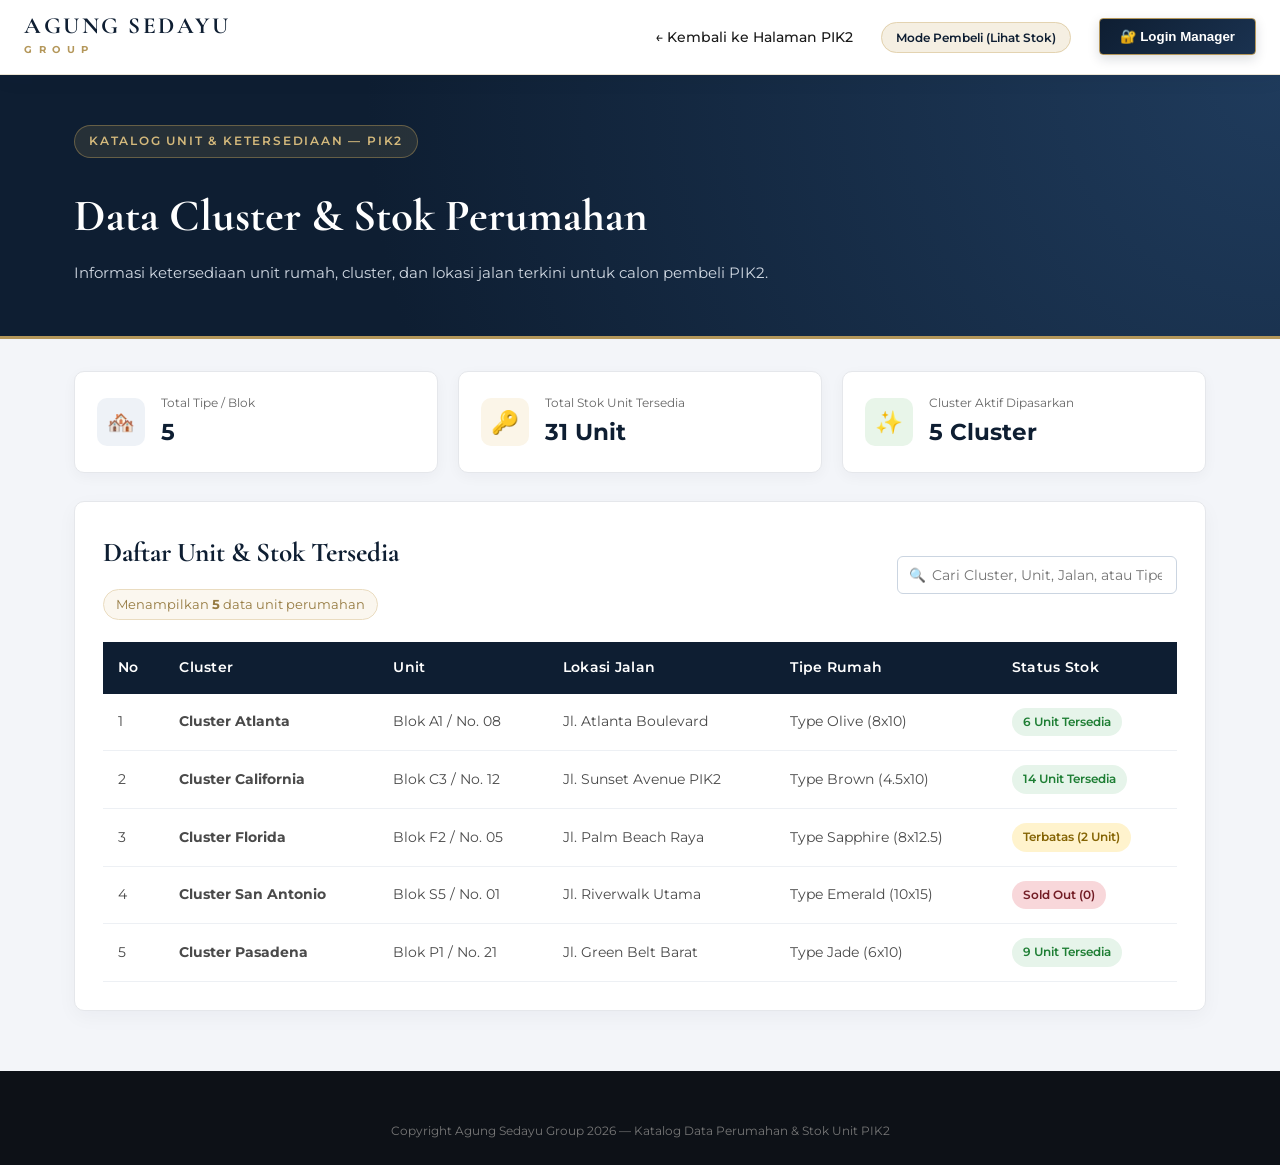
<file: Project/perumahan.html>
<!DOCTYPE html>
<html lang="id">
<head>
    <meta charset="UTF-8">
    <meta name="viewport" content="width=device-width, initial-scale=1.0">
    <title>Data Perumahan &amp; Stok Unit PIK2 | Agung Sedayu Group</title>
    <link rel="stylesheet" href="style.css">
    <link href="https://fonts.googleapis.com/css2?family=Montserrat:wght@300;400;500;600;700&family=Cormorant+Garamond:wght@600;700&display=swap" rel="stylesheet">
</head>
<body class="portal-body">

    <!-- Navbar -->
    <header class="asg-navbar">
        <div class="nav-container">
            <a href="index.html" class="asg-logo">
                <span class="logo-top">AGUNG SEDAYU</span>
                <span class="logo-bottom">GROUP</span>
            </a>

            <nav class="asg-menu">
                <ul>
                    <li><a href="index.html">← Kembali ke Halaman PIK2</a></li>
                    <li><span id="roleStatusBadge" class="user-badge">Mode Pembeli (Lihat Stok)</span></li>
                    <li>
                        <button id="btnOpenLogin" onclick="bukaModalLogin()" class="nav-portal-btn" style="cursor:pointer;">🔐 Login Manager</button>
                        <button id="btnLogoutManager" onclick="logoutManager()" class="btn-logout" style="display:none;">Logout Manager</button>
                    </li>
                </ul>
            </nav>
        </div>
    </header>

    <!-- Header Portal -->
    <section class="portal-header">
        <div class="container">
            <span class="hero-pill" id="portalGoldLabel">KATALOG UNIT &amp; KETERSEDIAAN — PIK2</span>
            <h1 id="portalMainHeading">Data Cluster &amp; Stok Perumahan</h1>
            <p id="portalSubHeading">Informasi ketersediaan unit rumah, cluster, dan lokasi jalan terkini untuk calon pembeli PIK2.</p>
        </div>
    </section>

    <!-- Konten Utama -->
    <main class="container portal-main">

        <!-- 3 Kartu Ringkasan Statistik Stok -->
        <div class="stats-summary-grid">
            <div class="stat-box">
                <div class="stat-icon navy">🏘️</div>
                <div>
                    <span class="stat-label">Total Tipe / Blok</span>
                    <h3 id="statTotalBlok">0</h3>
                </div>
            </div>
            <div class="stat-box">
                <div class="stat-icon gold">🔑</div>
                <div>
                    <span class="stat-label">Total Stok Unit Tersedia</span>
                    <h3 id="statTotalStok">0 Unit</h3>
                </div>
            </div>
            <div class="stat-box">
                <div class="stat-icon green">✨</div>
                <div>
                    <span class="stat-label">Cluster Aktif Dipasarkan</span>
                    <h3 id="statTotalCluster">0 Cluster</h3>
                </div>
            </div>
        </div>

        <div class="portal-grid" id="perumahanGridLayout" style="grid-template-columns: 1fr;">

            <!-- Kolom Kiri: Form Tambah / Edit Data Perumahan (HANYA MUNCUL JIKA MANAGER LOGIN) -->
            <div class="portal-card form-card" id="managerFormSection" style="display: none;">
                <span class="gold-label">PANEL MANAJEMEN STOK</span>
                <h2 id="formTitle">Tambah Data Unit Rumah</h2>
                <div class="gold-divider"></div>

                <form id="perumahanForm">
                    <input type="hidden" id="editIndex" value="-1">

                    <div class="form-group">
                        <label for="cluster">Nama Cluster</label>
                        <select id="cluster" required>
                            <option value="">-- Pilih Cluster PIK2 --</option>
                            <option value="Cluster Atlanta">Cluster Atlanta</option>
                            <option value="Cluster California">Cluster California</option>
                            <option value="Cluster Florida">Cluster Florida</option>
                            <option value="Cluster San Antonio">Cluster San Antonio</option>
                            <option value="Cluster Pasadena">Cluster Pasadena</option>
                            <option value="Cluster Scarlett">Cluster Scarlett</option>
                        </select>
                    </div>

                    <div class="form-group">
                        <label for="kodeUnit">Nomor / Kode Unit</label>
                        <input type="text" id="kodeUnit" placeholder="Contoh: Blok A2 / No. 15" required>
                    </div>

                    <div class="form-group">
                        <label for="namaJalan">Lokasi Jalan</label>
                        <input type="text" id="namaJalan" placeholder="Contoh: Jl. Boulevard Utama PIK2" required>
                    </div>

                    <div class="form-group">
                        <label for="tipeRumah">Tipe Rumah</label>
                        <select id="tipeRumah" required>
                            <option value="">-- Pilih Tipe Rumah --</option>
                            <option value="Type Brown (4.5x10)">Type Brown (4.5x10)</option>
                            <option value="Type Jade (6x10)">Type Jade (6x10)</option>
                            <option value="Type Olive (8x10)">Type Olive (8x10)</option>
                            <option value="Type Sapphire (8x12.5)">Type Sapphire (8x12.5)</option>
                            <option value="Type Emerald (10x15)">Type Emerald (10x15)</option>
                            <option value="Type Diamond (12x20)">Type Diamond (12x20)</option>
                        </select>
                    </div>

                    <div class="form-group">
                        <label for="stokRumah">Stok Rumah (Unit)</label>
                        <input type="number" id="stokRumah" min="0" placeholder="Contoh: 5" required>
                    </div>

                    <div class="form-actions">
                        <button type="submit" id="btnSimpan" class="btn-asg-gold full-btn">Simpan Data Rumah</button>
                        <button type="button" id="btnBatal" class="btn-cancel full-btn" style="display:none;" onclick="batalEdit()">Batal Edit</button>
                    </div>
                </form>
            </div>

            <!-- Kolom Kanan: Tabel Daftar Cluster & Stok Rumah -->
            <div class="portal-card table-card">
                <div class="table-top-bar">
                    <div>
                        <h2>Daftar Unit &amp; Stok Tersedia</h2>
                        <span class="badge-count">Menampilkan <strong id="totalData">0</strong> data unit perumahan</span>
                    </div>
                    <div class="search-wrapper">
                        <span class="search-icon">🔍</span>
                        <input type="text" id="searchInput" class="search-box" placeholder="Cari Cluster, Unit, Jalan, atau Tipe..." onkeyup="cariPerumahan()">
                    </div>
                </div>

                <div class="table-responsive">
                    <table class="asg-table">
                        <thead>
                            <tr>
                                <th>No</th>
                                <th>Cluster</th>
                                <th>Unit</th>
                                <th>Lokasi Jalan</th>
                                <th>Tipe Rumah</th>
                                <th>Status Stok</th>
                                <th id="colAksiManager" style="display: none;">Aksi Manager</th>
                            </tr>
                        </thead>
                        <tbody id="tabelPerumahanBody">
                            <!-- Data dirender otomatis oleh script.js -->
                        </tbody>
                    </table>
                </div>
            </div>

        </div>
    </main>

    <!-- Modal Popup Login Manager (Desain Mewah) -->
    <div id="loginManagerModal" class="modal-overlay" onclick="tutupModalLogin(event)">
        <div class="login-modal-card">
            <button type="button" class="login-close-btn" onclick="tutupModalLoginBtn()">&times;</button>

            <div class="login-modal-header">
                <div class="login-lock-circle">🔐</div>
                <span class="gold-label" style="color:#e3c78a;">OTORISASI INTERNAL</span>
                <h3>Portal Manager PIK2</h3>
                <p>Masuk untuk mengelola ketersediaan unit &amp; memperbarui stok perumahan</p>
            </div>

            <div class="login-modal-body">
                <form id="managerLoginForm">
                    <div class="form-group">
                        <label for="mgrUsername">Username Manager</label>
                        <div class="input-with-icon">
                            <span>👤</span>
                            <input type="text" id="mgrUsername" placeholder="Masukkan username manager" required>
                        </div>
                    </div>

                    <div class="form-group">
                        <label for="mgrPassword">Password</label>
                        <div class="input-with-icon">
                            <span>🔑</span>
                            <input type="password" id="mgrPassword" placeholder="Masukkan password" required>
                        </div>
                    </div>

                    <button type="submit" class="btn-asg-gold full-btn" style="padding: 13px; font-size: 0.9rem; letter-spacing: 0.5px;">
                        Masuk ke Dashboard Manager →
                    </button>

                    <div class="demo-info-box">
                        <strong>💡 Kredensial Demo Manager:</strong><br>
                        Username: <code>manager</code> &nbsp;|&nbsp; Password: <code>admin123</code>
                    </div>
                </form>
            </div>
        </div>
    </div>

    <!-- Footer -->
    <footer class="asg-footer" style="padding-top: 25px; margin-top: 60px;">
        <div class="footer-bottom" style="border-top: none;">
            <div class="container" style="text-align: center;">
                <p>Copyright Agung Sedayu Group 2026 — Katalog Data Perumahan &amp; Stok Unit PIK2</p>
            </div>
        </div>
    </footer>

    <script src="script.js"></script>
</body>
</html>
</file>
<file: Project/style.css>
:root {
    --asg-navy: #0e1e32;
    --asg-navy-light: #1a3250;
    --asg-dark: #1a1a1a;
    --asg-gold: #b4975a;
    --asg-gold-light: #d4b97c;
    --asg-gold-dark: #967b42;
    --asg-gray: #f7f8fa;
    --asg-border: #e5e7eb;
    --text-body: #4a4a4a;
}

* {
    margin: 0;
    padding: 0;
    box-sizing: border-box;
    scroll-behavior: smooth;
}

body {
    font-family: 'Montserrat', sans-serif;
    color: var(--text-body);
    background-color: #ffffff;
    line-height: 1.7;
}

.container {
    max-width: 1180px;
    margin: 0 auto;
    padding: 0 24px;
}

/* ================= NAVBAR GLASSMORPHISM ================= */
.asg-navbar {
    position: sticky;
    top: 0;
    background: rgba(255, 255, 255, 0.94);
    backdrop-filter: blur(10px);
    -webkit-backdrop-filter: blur(10px);
    border-bottom: 1px solid rgba(180, 151, 90, 0.25);
    z-index: 1000;
    box-shadow: 0 4px 20px rgba(14, 30, 50, 0.05);
    transition: all 0.3s ease;
}

.nav-container {
    max-width: 1280px;
    margin: 0 auto;
    padding: 15px 24px;
    display: flex;
    justify-content: space-between;
    align-items: center;
}

.asg-logo {
    text-decoration: none;
    display: flex;
    flex-direction: column;
}

.logo-top {
    font-family: 'Cormorant Garamond', serif;
    font-size: 1.45rem;
    font-weight: 700;
    color: var(--asg-navy);
    letter-spacing: 2.5px;
    line-height: 1;
}

.logo-bottom {
    font-size: 0.65rem;
    letter-spacing: 6.5px;
    color: var(--asg-gold);
    font-weight: 700;
    margin-top: 3px;
}

.asg-menu ul {
    list-style: none;
    display: flex;
    align-items: center;
    gap: 28px;
}

.asg-menu a {
    text-decoration: none;
    color: var(--asg-dark);
    font-size: 0.85rem;
    font-weight: 500;
    position: relative;
    transition: color 0.3s;
}

.asg-menu a:not(.nav-portal-btn)::after {
    content: "";
    position: absolute;
    left: 0;
    bottom: -5px;
    width: 0;
    height: 2px;
    background-color: var(--asg-gold);
    transition: width 0.3s ease;
}

.asg-menu a:not(.nav-portal-btn):hover::after,
.asg-menu a.active:not(.nav-portal-btn)::after {
    width: 100%;
}

.asg-menu a:hover,
.asg-menu a.active {
    color: var(--asg-gold);
}

.nav-portal-btn {
    background: linear-gradient(135deg, var(--asg-navy) 0%, var(--asg-navy-light) 100%);
    color: #ffffff !important;
    padding: 10px 20px;
    border-radius: 4px;
    font-weight: 600 !important;
    border: 1px solid var(--asg-gold);
    box-shadow: 0 4px 12px rgba(14, 30, 50, 0.15);
    transition: all 0.3s ease;
}

.nav-portal-btn:hover {
    background: linear-gradient(135deg, var(--asg-gold) 0%, var(--asg-gold-dark) 100%) !important;
    transform: translateY(-2px);
    box-shadow: 0 6px 16px rgba(180, 151, 90, 0.35);
}

.lang-switch {
    font-size: 0.8rem;
    color: #999;
    background: #f4f6f9;
    padding: 5px 10px;
    border-radius: 20px;
    border: 1px solid #e5e7eb;
}

.lang-switch .active {
    color: var(--asg-gold-dark);
    font-weight: 700;
}

.lang-btn {
    cursor: pointer;
    padding: 2px 5px;
    transition: color 0.2s;
}

.lang-btn:hover { color: var(--asg-gold); }

/* ================= HERO BANNER PIK2 (SPLIT 2 KOLOM) ================= */
.pik-hero {
    position: relative;
    background: radial-gradient(circle at top right, #1f3b5c 0%, #0e1e32 65%, #091422 100%);
    padding: 65px 24px;
    border-bottom: 3px solid var(--asg-gold);
    overflow: hidden;
}

.hero-glow {
    position: absolute;
    top: -120px;
    right: -120px;
    width: 420px;
    height: 420px;
    background: radial-gradient(circle, rgba(180, 151, 90, 0.18) 0%, transparent 70%);
    pointer-events: none;
}

.hero-split-container {
    position: relative;
    z-index: 2;
    max-width: 1180px;
    margin: 0 auto;
    display: grid;
    grid-template-columns: 1fr 1.25fr;
    gap: 45px;
    align-items: center;
}

.hero-caption-box {
    color: #ffffff;
}

.hero-pill {
    display: inline-block;
    font-size: 0.72rem;
    font-weight: 600;
    letter-spacing: 1.8px;
    color: var(--asg-gold-light);
    background: rgba(180, 151, 90, 0.15);
    border: 1px solid rgba(180, 151, 90, 0.45);
    padding: 6px 14px;
    border-radius: 30px;
    margin-bottom: 16px;
}

.hero-caption-box h1 {
    font-family: 'Cormorant Garamond', serif;
    font-size: 4.4rem;
    font-weight: 700;
    line-height: 1;
    margin-bottom: 10px;
    letter-spacing: 2px;
}

.hero-tagline {
    font-size: 1.25rem;
    color: var(--asg-gold-light);
    font-weight: 500;
    letter-spacing: 1.5px;
    margin-bottom: 28px;
}

.hero-cta-group {
    display: flex;
    gap: 14px;
    flex-wrap: wrap;
}

.btn-asg-outline {
    display: inline-block;
    padding: 12px 22px;
    border: 1px solid rgba(255, 255, 255, 0.45);
    color: #ffffff;
    text-decoration: none;
    font-size: 0.85rem;
    font-weight: 500;
    border-radius: 4px;
    transition: all 0.3s ease;
}

.btn-asg-outline:hover {
    border-color: var(--asg-gold);
    background: rgba(180, 151, 90, 0.15);
    color: var(--asg-gold-light);
}

.hero-photo-box {
    position: relative;
    width: 100%;
    height: 380px;
    border-radius: 14px;
    overflow: hidden;
    background-color: rgba(255, 255, 255, 0.06);
    border: 2px solid rgba(180, 151, 90, 0.55);
    box-shadow: 0 20px 45px rgba(0, 0, 0, 0.45);
    display: flex;
    align-items: center;
    justify-content: center;
}

.hero-photo-box::before {
    content: "Tempat Foto: " attr(data-placeholder);
    font-size: 0.85rem;
    color: #d0d8e2;
    font-weight: 500;
}

.hero-photo-box img {
    position: absolute;
    inset: 0;
    width: 100%;
    height: 100%;
    object-fit: cover;
    transition: transform 0.6s ease;
}

.hero-photo-box:hover img {
    transform: scale(1.04);
}

.hero-photo-badge {
    position: absolute;
    bottom: 16px;
    right: 16px;
    background: rgba(14, 30, 50, 0.85);
    backdrop-filter: blur(6px);
    color: var(--asg-gold-light);
    border: 1px solid rgba(180, 151, 90, 0.5);
    padding: 6px 14px;
    border-radius: 20px;
    font-size: 0.75rem;
    font-weight: 600;
    z-index: 3;
}

/* ================= TENTANG PIK2 ================= */
/* ================= TENTANG PIK2 (3 KOLOM DENGAN FOTO) ================= */
.pik-about {
    padding: 85px 24px;
}

.about-grid {
    display: grid;
    grid-template-columns: 0.95fr 1.45fr 1.15fr;
    gap: 36px;
    align-items: center;
}

.gold-label {
    font-size: 0.75rem;
    font-weight: 700;
    letter-spacing: 2.2px;
    color: var(--asg-gold);
    text-transform: uppercase;
    display: inline-block;
}

.about-title h2 {
    font-family: 'Cormorant Garamond', serif;
    font-size: 3rem;
    color: var(--asg-navy);
    margin: 4px 0 15px;
}

.gold-divider {
    width: 60px;
    height: 3px;
    background: linear-gradient(90deg, var(--asg-gold), var(--asg-gold-light));
    margin-bottom: 25px;
}

.gold-divider.center {
    margin: 14px auto 0;
}

.about-highlights {
    display: grid;
    grid-template-columns: 1fr 1fr;
    gap: 12px;
    margin-top: 20px;
}

.highlight-item {
    background: var(--asg-gray);
    border-left: 3px solid var(--asg-gold);
    padding: 12px 12px;
    border-radius: 0 6px 6px 0;
}

.highlight-item strong {
    display: block;
    font-size: 1.05rem;
    color: var(--asg-navy);
}

.highlight-item span {
    font-size: 0.72rem;
    color: #666;
    line-height: 1.3;
    display: block;
    margin-top: 2px;
}

.about-desc p {
    margin-bottom: 16px;
    font-size: 0.92rem;
    text-align: justify;
    color: #444;
    line-height: 1.75;
}

.about-desc p:last-child {
    margin-bottom: 0;
}

/* Kotak Foto di Samping Teks */
.about-photo-box {
    position: relative;
    width: 100%;
    height: 360px;
    border-radius: 14px;
    overflow: hidden;
    background-color: #eef1f5;
    border: 2px solid rgba(180, 151, 90, 0.45);
    box-shadow: 0 14px 32px rgba(14, 30, 50, 0.12);
    display: flex;
    align-items: center;
    justify-content: center;
}

.about-photo-box::before {
    content: "Tempat Foto: " attr(data-placeholder);
    font-size: 0.82rem;
    color: #6c757d;
    font-weight: 500;
    text-align: center;
    padding: 0 12px;
}

.about-photo-box img {
    position: absolute;
    inset: 0;
    width: 100%;
    height: 100%;
    object-fit: cover;
    transition: transform 0.5s ease;
}

.about-photo-box:hover img {
    transform: scale(1.05);
}

/* ================= TIPE UNIT ================= */
.pik-units {
    background-color: var(--asg-gray);
    padding: 85px 0;
    border-top: 1px solid #eceef2;
    border-bottom: 1px solid #eceef2;
}

.section-heading {
    text-align: center;
    max-width: 750px;
    margin: 0 auto 42px;
}

.section-heading h2 {
    font-family: 'Cormorant Garamond', serif;
    font-size: 2.6rem;
    color: var(--asg-navy);
    margin-top: 4px;
}

.section-heading p {
    font-size: 0.92rem;
    color: #666;
}

.unit-tabs {
    display: flex;
    justify-content: center;
    gap: 12px;
    margin-bottom: 38px;
    flex-wrap: wrap;
}

.tab-btn {
    padding: 10px 22px;
    border: 1px solid var(--asg-border);
    background: #ffffff;
    color: var(--asg-dark);
    font-family: inherit;
    font-size: 0.85rem;
    font-weight: 500;
    border-radius: 30px;
    cursor: pointer;
    transition: all 0.3s ease;
}

.tab-btn.active,
.tab-btn:hover {
    background: var(--asg-navy);
    color: #ffffff;
    border-color: var(--asg-navy);
    box-shadow: 0 4px 12px rgba(14, 30, 50, 0.15);
}

.unit-grid {
    display: grid;
    grid-template-columns: repeat(auto-fit, minmax(320px, 1fr));
    gap: 30px;
}

.unit-card {
    background: #ffffff;
    border-radius: 10px;
    overflow: hidden;
    border: 1px solid var(--asg-border);
    cursor: pointer;
    box-shadow: 0 4px 15px rgba(0, 0, 0, 0.03);
    transition: transform 0.35s ease, box-shadow 0.35s ease;
}

.unit-card:hover {
    transform: translateY(-7px);
    box-shadow: 0 16px 32px rgba(14, 30, 50, 0.12);
    border-color: rgba(180, 151, 90, 0.5);
}

.unit-img-wrap {
    position: relative;
    background-color: #e9ecef;
    display: flex;
    align-items: center;
    justify-content: center;
    overflow: hidden;
    height: 220px;
}

.unit-img-wrap::before {
    content: "Tempat Foto: " attr(data-placeholder);
    font-size: 0.8rem;
    color: #6c757d;
    font-weight: 500;
}

.unit-img-wrap img {
    position: absolute;
    inset: 0;
    width: 100%;
    height: 100%;
    object-fit: cover;
    transition: transform 0.5s ease;
}

.unit-card:hover .unit-img-wrap img {
    transform: scale(1.07);
}

.unit-tag {
    position: absolute;
    top: 14px;
    left: 14px;
    background: rgba(14, 30, 50, 0.85);
    color: #ffffff;
    font-size: 0.7rem;
    font-weight: 600;
    padding: 4px 12px;
    border-radius: 20px;
    z-index: 2;
}

.unit-info { padding: 22px; }

.unit-info h3 {
    font-size: 1.08rem;
    color: var(--asg-navy);
    margin-bottom: 10px;
}

.more-link {
    font-size: 0.82rem;
    color: var(--asg-gold-dark);
    font-weight: 600;
}

/* ================= FASILITAS AUTO-SLIDER 2 DETIK & LIGHTBOX ================= */
.pik-facilities {
    padding: 85px 24px;
}

.fac-slider-wrapper {
    position: relative;
    max-width: 960px;
    margin: 0 auto;
    display: flex;
    align-items: center;
    justify-content: center;
}

.fac-slide-card {
    width: 100%;
    border-radius: 16px;
    overflow: hidden;
    box-shadow: 0 16px 40px rgba(14, 30, 50, 0.14);
    background-color: #ffffff;
    cursor: pointer;
    transition: transform 0.3s ease, box-shadow 0.3s ease;
}

.fac-slide-card:hover {
    transform: translateY(-3px);
    box-shadow: 0 22px 48px rgba(14, 30, 50, 0.2);
}

.fac-img-container {
    position: relative;
    width: 100%;
    height: 460px;
    background-color: #e9ecef;
    display: flex;
    align-items: center;
    justify-content: center;
    overflow: hidden;
}

.fac-img-container::before {
    content: "Tempat Foto: " attr(data-placeholder);
    font-size: 0.9rem;
    color: #6c757d;
    font-weight: 500;
}

.fac-img-container img {
    position: absolute;
    inset: 0;
    width: 100%;
    height: 100%;
    object-fit: cover;
    transition: transform 0.5s ease, opacity 0.45s ease;
}

.fac-slide-card:hover .fac-img-container img {
    transform: scale(1.04);
}

/* Efek Animasi Transisi Slide */
.fac-slide-animate {
    animation: slideFadeZoom 0.55s ease forwards;
}

@keyframes slideFadeZoom {
    0% {
        opacity: 0.35;
        transform: scale(1.05);
    }
    100% {
        opacity: 1;
        transform: scale(1);
    }
}

.fac-zoom-hint {
    position: absolute;
    top: 16px;
    right: 16px;
    background: rgba(14, 30, 50, 0.78);
    backdrop-filter: blur(6px);
    color: #ffffff;
    padding: 7px 14px;
    border-radius: 20px;
    font-size: 0.76rem;
    font-weight: 600;
    opacity: 0.85;
    transition: all 0.3s ease;
    z-index: 3;
}

.fac-slide-card:hover .fac-zoom-hint {
    background: var(--asg-gold);
    opacity: 1;
    transform: scale(1.05);
}

/* Progress Bar 2 Detik */
.fac-progress-track {
    width: 100%;
    height: 4px;
    background: rgba(255, 255, 255, 0.25);
    background-color: #6d8661;
    overflow: hidden;
}

.fac-progress-bar {
    height: 100%;
    width: 0%;
    background: linear-gradient(90deg, var(--asg-gold-light), #ffffff);
}

.fac-progress-running {
    animation: progress2s 2s linear forwards;
}

@keyframes progress2s {
    from { width: 0%; }
    to { width: 100%; }
}

.fac-caption-bar {
    background: linear-gradient(135deg, #849e77 0%, #6f8963 100%);
    color: #ffffff;
    text-align: center;
    padding: 18px 20px;
    font-size: 1.25rem;
    font-weight: 600;
    letter-spacing: 0.5px;
}

.fac-arrow {
    position: absolute;
    top: 50%;
    transform: translateY(-50%);
    width: 46px;
    height: 46px;
    border-radius: 50%;
    background-color: #849e77;
    color: #ffffff;
    border: 2px solid #ffffff;
    font-size: 1.1rem;
    cursor: pointer;
    z-index: 10;
    display: flex;
    align-items: center;
    justify-content: center;
    box-shadow: 0 6px 16px rgba(0, 0, 0, 0.18);
    transition: all 0.25s ease;
}

.fac-arrow:hover {
    background-color: var(--asg-navy);
    transform: translateY(-50%) scale(1.08);
}

.fac-prev { left: -62px; }
.fac-next { right: -62px; }

.fac-dots {
    display: flex;
    justify-content: center;
    gap: 9px;
    margin-top: 22px;
}

.fac-dot {
    width: 10px;
    height: 10px;
    border-radius: 20px;
    background-color: #d0d5dd;
    cursor: pointer;
    transition: all 0.3s ease;
}

.fac-dot.active {
    width: 28px;
    background-color: #849e77;
}

.fac-icons-grid {
    max-width: 920px;
    margin: 55px auto 0;
    display: grid;
    grid-template-columns: repeat(4, 1fr);
    gap: 40px 24px;
    text-align: center;
}

.fac-icon-item {
    background: #ffffff;
    border: 1px solid #f0f0f0;
    border-radius: 12px;
    padding: 20px 12px;
    display: flex;
    flex-direction: column;
    align-items: center;
    gap: 12px;
    transition: all 0.3s ease;
}

.fac-icon-item:hover {
    transform: translateY(-5px);
    box-shadow: 0 10px 24px rgba(132, 158, 119, 0.15);
    border-color: rgba(132, 158, 119, 0.4);
}

.fac-icon-item svg {
    width: 54px;
    height: 54px;
}

.fac-icon-item span {
    font-size: 0.9rem;
    font-weight: 600;
    color: #444444;
    line-height: 1.4;
}

/* Lightbox Pop-up saat Foto Fasilitas Diklik */
.lightbox-overlay {
    display: none;
    position: fixed;
    inset: 0;
    background: rgba(9, 20, 34, 0.88);
    backdrop-filter: blur(8px);
    z-index: 3000;
    align-items: center;
    justify-content: center;
    padding: 24px;
    animation: fadeInOverlay 0.25s ease;
}

@keyframes fadeInOverlay {
    from { opacity: 0; }
    to { opacity: 1; }
}

.lightbox-content {
    position: relative;
    max-width: 860px;
    width: 100%;
    background: #ffffff;
    border-radius: 14px;
    overflow: hidden;
    box-shadow: 0 25px 60px rgba(0, 0, 0, 0.5);
    border: 2px solid var(--asg-gold);
    animation: popScaleIn 0.3s cubic-bezier(0.16, 1, 0.3, 1);
}

@keyframes popScaleIn {
    from {
        opacity: 0;
        transform: scale(0.88);
    }
    to {
        opacity: 1;
        transform: scale(1);
    }
}

.lightbox-close {
    position: absolute;
    top: 14px;
    right: 14px;
    width: 38px;
    height: 38px;
    border-radius: 50%;
    background: rgba(14, 30, 50, 0.85);
    color: #ffffff;
    border: 1px solid var(--asg-gold);
    font-size: 1.4rem;
    cursor: pointer;
    z-index: 10;
    display: flex;
    align-items: center;
    justify-content: center;
    transition: background 0.2s;
}

.lightbox-close:hover { background: var(--asg-gold); }

.lightbox-img-frame {
    position: relative;
    width: 100%;
    height: 450px;
    background: #1a2a3a;
    display: flex;
    align-items: center;
    justify-content: center;
    color: #ccc;
}

.lightbox-img-frame img {
    width: 100%;
    height: 100%;
    object-fit: cover;
}

.lightbox-info {
    padding: 24px 28px;
    background: #ffffff;
}

.lightbox-info h3 {
    font-family: 'Cormorant Garamond', serif;
    font-size: 1.9rem;
    color: var(--asg-navy);
    margin: 4px 0 8px;
}

.lightbox-info p {
    font-size: 0.92rem;
    color: #555;
}

/* ================= LOKASI (GOOGLE MAPS), PROMO & FOOTER ================= */
.pik-location {
    background-color: var(--asg-gray);
    padding: 80px 0;
}

.map-box {
    width: 100%;
    height: 430px;
    border: 2px solid #ffffff;
    border-radius: 12px;
    overflow: hidden;
    box-shadow: 0 12px 30px rgba(14, 30, 50, 0.08);
    background-color: #e9ecef;
}

.map-box iframe {
    width: 100%;
    height: 100%;
    display: block;
}

.pik-promo {
    background: linear-gradient(135deg, #0e1e32 0%, #19314e 100%);
    color: #ffffff;
    padding: 70px 0;
    text-align: center;
    border-top: 3px solid var(--asg-gold);
}

.promo-box h3 {
    font-family: 'Cormorant Garamond', serif;
    font-size: 2.1rem;
    margin: 6px 0 26px;
}

.promo-form {
    display: flex;
    justify-content: center;
    gap: 12px;
    flex-wrap: wrap;
}

.promo-form input {
    padding: 13px 16px;
    border: 1px solid rgba(255, 255, 255, 0.2);
    border-radius: 4px;
    width: 245px;
    font-family: inherit;
    font-size: 0.85rem;
}

.promo-msg {
    margin-top: 16px;
    color: var(--asg-gold-light);
    font-weight: 600;
}

.asg-footer {
    background-color: #0d1117;
    color: #cccccc;
    padding-top: 60px;
    font-size: 0.85rem;
}

.footer-grid {
    display: grid;
    grid-template-columns: repeat(auto-fit, minmax(220px, 1fr));
    gap: 30px;
    padding-bottom: 40px;
}

.footer-col h4 {
    color: #ffffff;
    margin-bottom: 16px;
    font-size: 0.95rem;
    text-transform: uppercase;
    letter-spacing: 1.2px;
}

.footer-col ul { list-style: none; }
.footer-col li { margin-bottom: 9px; }

.footer-col a {
    color: #aaaaaa;
    text-decoration: none;
    transition: color 0.2s;
}

.footer-col a:hover { color: var(--asg-gold); }

.footer-bottom {
    border-top: 1px solid #22272e;
    padding: 24px 0;
    color: #777777;
    font-size: 0.78rem;
}

/* ================= MODAL POPUP & LOGIN MANAGER ================= */
.modal-overlay {
    display: none;
    position: fixed;
    inset: 0;
    background: rgba(9, 20, 34, 0.8);
    backdrop-filter: blur(6px);
    z-index: 2000;
    align-items: center;
    justify-content: center;
    padding: 20px;
}

.modal-box {
    background: #ffffff;
    max-width: 500px;
    width: 100%;
    padding: 35px;
    border-radius: 10px;
    position: relative;
    border-top: 4px solid var(--asg-gold);
    box-shadow: 0 20px 50px rgba(0, 0, 0, 0.35);
    animation: popScaleIn 0.28s ease;
}

.modal-close {
    position: absolute;
    top: 15px;
    right: 20px;
    font-size: 1.6rem;
    cursor: pointer;
    color: #888;
}

.modal-box h3 {
    font-family: 'Cormorant Garamond', serif;
    font-size: 1.8rem;
    color: var(--asg-navy);
    margin: 6px 0 12px;
}

.modal-box p {
    font-size: 0.9rem;
    margin-bottom: 8px;
}

.modal-desc-text {
    margin-top: 14px;
    color: #666;
    border-top: 1px solid #eee;
    padding-top: 12px;
}

/* Desain Kartu Login Manager */
.login-modal-card {
    background: #ffffff;
    max-width: 430px;
    width: 100%;
    border-radius: 14px;
    overflow: hidden;
    position: relative;
    box-shadow: 0 25px 60px rgba(0, 0, 0, 0.45);
    animation: popScaleIn 0.3s ease;
}

.login-close-btn {
    position: absolute;
    top: 14px;
    right: 16px;
    background: rgba(255, 255, 255, 0.15);
    color: #ffffff;
    border: none;
    width: 32px;
    height: 32px;
    border-radius: 50%;
    font-size: 1.3rem;
    cursor: pointer;
    transition: background 0.2s;
}

.login-close-btn:hover { background: var(--asg-gold); }

.login-modal-header {
    background: linear-gradient(135deg, #0e1e32 0%, #1d3554 100%);
    color: #ffffff;
    text-align: center;
    padding: 32px 24px 26px;
    border-bottom: 3px solid var(--asg-gold);
}

.login-lock-circle {
    width: 54px;
    height: 54px;
    margin: 0 auto 12px;
    background: rgba(180, 151, 90, 0.2);
    border: 1px solid var(--asg-gold);
    border-radius: 50%;
    display: flex;
    align-items: center;
    justify-content: center;
    font-size: 1.5rem;
}

.login-modal-header h3 {
    font-family: 'Cormorant Garamond', serif;
    font-size: 1.9rem;
    margin: 4px 0;
}

.login-modal-header p {
    font-size: 0.8rem;
    color: #cbd5e1;
}

.login-modal-body {
    padding: 28px 28px 30px;
}

.input-with-icon {
    display: flex;
    align-items: center;
    border: 1px solid #cbd5e1;
    border-radius: 6px;
    padding: 0 12px;
    background: #f8fafc;
    transition: border-color 0.2s, box-shadow 0.2s;
}

.input-with-icon:focus-within {
    border-color: var(--asg-gold);
    background: #ffffff;
    box-shadow: 0 0 0 3px rgba(180, 151, 90, 0.15);
}

.input-with-icon span {
    font-size: 0.95rem;
    margin-right: 8px;
}

.input-with-icon input {
    border: none !important;
    background: transparent !important;
    padding: 11px 4px !important;
    width: 100%;
}

.demo-info-box {
    margin-top: 18px;
    padding: 12px 14px;
    background: #fbf8f1;
    border: 1px solid #eadcc0;
    border-left: 4px solid var(--asg-gold);
    border-radius: 6px;
    font-size: 0.78rem;
    color: #555;
    text-align: center;
}

/* ================= HALAMAN DATA PERUMAHAN (STOK) ================= */
.portal-body { background-color: #f3f5f9; }

.user-badge {
    font-size: 0.78rem;
    font-weight: 600;
    color: var(--asg-navy);
    background: #f5efe2;
    padding: 7px 14px;
    border-radius: 20px;
    border: 1px solid #e3d3b1;
}

.btn-logout {
    background: #c9302c;
    color: #ffffff;
    border: none;
    padding: 9px 16px;
    font-family: inherit;
    font-size: 0.82rem;
    font-weight: 600;
    border-radius: 4px;
    cursor: pointer;
    transition: background 0.2s;
}

.btn-logout:hover { background: #a52320; }

.portal-header {
    background: radial-gradient(circle at top right, #1f3b5c 0%, #0e1e32 70%);
    color: #ffffff;
    padding: 50px 0;
    border-bottom: 3px solid var(--asg-gold);
}

.portal-header h1 {
    font-family: 'Cormorant Garamond', serif;
    font-size: 2.8rem;
    margin: 4px 0 6px;
}

.portal-header p {
    font-size: 0.92rem;
    color: #d0d8e2;
}

.portal-main { margin-top: 32px; }

/* Kartu Statistik Stok */
.stats-summary-grid {
    display: grid;
    grid-template-columns: repeat(3, 1fr);
    gap: 20px;
    margin-bottom: 28px;
}

.stat-box {
    background: #ffffff;
    border: 1px solid var(--asg-border);
    border-radius: 10px;
    padding: 20px 22px;
    display: flex;
    align-items: center;
    gap: 16px;
    box-shadow: 0 4px 14px rgba(14, 30, 50, 0.04);
}

.stat-icon {
    width: 48px;
    height: 48px;
    border-radius: 10px;
    display: flex;
    align-items: center;
    justify-content: center;
    font-size: 1.4rem;
}

.stat-icon.navy { background: #eef2f7; }
.stat-icon.gold { background: #fbf5e8; }
.stat-icon.green { background: #e8f5e9; }

.stat-label {
    font-size: 0.78rem;
    color: #666;
    display: block;
}

.stat-box h3 {
    font-size: 1.45rem;
    color: var(--asg-navy);
    font-weight: 700;
}

.portal-grid {
    display: grid;
    grid-template-columns: 350px 1fr;
    gap: 28px;
    align-items: start;
}

.portal-card {
    background: #ffffff;
    padding: 28px;
    border-radius: 10px;
    border: 1px solid var(--asg-border);
    box-shadow: 0 6px 20px rgba(14, 30, 50, 0.04);
}

.portal-card h2 {
    font-family: 'Cormorant Garamond', serif;
    font-size: 1.7rem;
    color: var(--asg-navy);
    margin-bottom: 8px;
}

.form-group { margin-bottom: 16px; }

.form-group label {
    display: block;
    font-size: 0.8rem;
    font-weight: 600;
    color: var(--asg-navy);
    margin-bottom: 6px;
}

.form-group input,
.form-group select {
    width: 100%;
    padding: 10px 12px;
    border: 1px solid #cbd5e1;
    border-radius: 6px;
    font-family: inherit;
    font-size: 0.85rem;
}

.form-group input:focus,
.form-group select:focus {
    outline: none;
    border-color: var(--asg-gold);
}

.full-btn {
    width: 100%;
    text-align: center;
}

.btn-cancel {
    background: #6c757d;
    color: #ffffff;
    padding: 11px;
    border: none;
    border-radius: 4px;
    margin-top: 8px;
    cursor: pointer;
    font-family: inherit;
    font-size: 0.85rem;
    font-weight: 600;
}

.table-top-bar {
    display: flex;
    justify-content: space-between;
    align-items: center;
    flex-wrap: wrap;
    gap: 15px;
    margin-bottom: 22px;
}

.badge-count {
    font-size: 0.8rem;
    color: var(--asg-gold-dark);
    background: #fbf7ef;
    padding: 4px 12px;
    border-radius: 20px;
    border: 1px solid #eadcc0;
    display: inline-block;
    margin-top: 4px;
}

.search-wrapper {
    position: relative;
    display: flex;
    align-items: center;
}

.search-icon {
    position: absolute;
    left: 12px;
    font-size: 0.85rem;
    color: #888;
}

.search-box {
    padding: 10px 14px 10px 34px;
    border: 1px solid #cbd5e1;
    border-radius: 6px;
    width: 280px;
    font-family: inherit;
    font-size: 0.85rem;
    transition: border-color 0.2s;
}

.search-box:focus {
    outline: none;
    border-color: var(--asg-gold);
}

.table-responsive { overflow-x: auto; }

.asg-table {
    width: 100%;
    border-collapse: collapse;
    font-size: 0.86rem;
}

.asg-table th {
    background-color: var(--asg-navy);
    color: #ffffff;
    text-align: left;
    padding: 14px 15px;
    font-weight: 600;
    letter-spacing: 0.3px;
}

.asg-table td {
    padding: 14px 15px;
    border-bottom: 1px solid #edf0f4;
}

.asg-table tbody tr {
    transition: background-color 0.2s;
}

.asg-table tbody tr:hover {
    background-color: #f8fafd;
}

.stok-badge {
    display: inline-block;
    padding: 4px 11px;
    border-radius: 20px;
    font-size: 0.76rem;
    font-weight: 600;
}

.stok-aman {
    background-color: #e6f4ea;
    color: #1e7e34;
}

.stok-menipis {
    background-color: #fff3cd;
    color: #856404;
}

.stok-habis {
    background-color: #f8d7da;
    color: #721c24;
}

.btn-edit {
    background: #f0b429;
    color: #1a1a1a;
    border: none;
    border-radius: 4px;
    padding: 6px 11px;
    font-size: 0.78rem;
    font-weight: 600;
    cursor: pointer;
    margin-right: 4px;
}

.btn-delete {
    background: #d9534f;
    color: #ffffff;
    border: none;
    border-radius: 4px;
    padding: 6px 11px;
    font-size: 0.78rem;
    font-weight: 600;
    cursor: pointer;
}

/* ================= RESPONSIF ================= */
@media (max-width: 1100px) {
    .fac-prev { left: 15px; }
    .fac-next { right: 15px; }
    .fac-img-container { height: 340px; }
}

@media (max-width: 900px) {
    .hero-split-container,
    .about-grid,
    .portal-grid,
    .stats-summary-grid {
        grid-template-columns: 1fr;
    }

    .hero-photo-box { height: 260px; }
    .lightbox-img-frame { height: 280px; }

    .asg-menu ul li:not(:last-child) {
        display: none;
    }
}

@media (max-width: 768px) {
    .fac-icons-grid {
        grid-template-columns: repeat(2, 1fr);
        gap: 24px 14px;
    }
}
</file>
